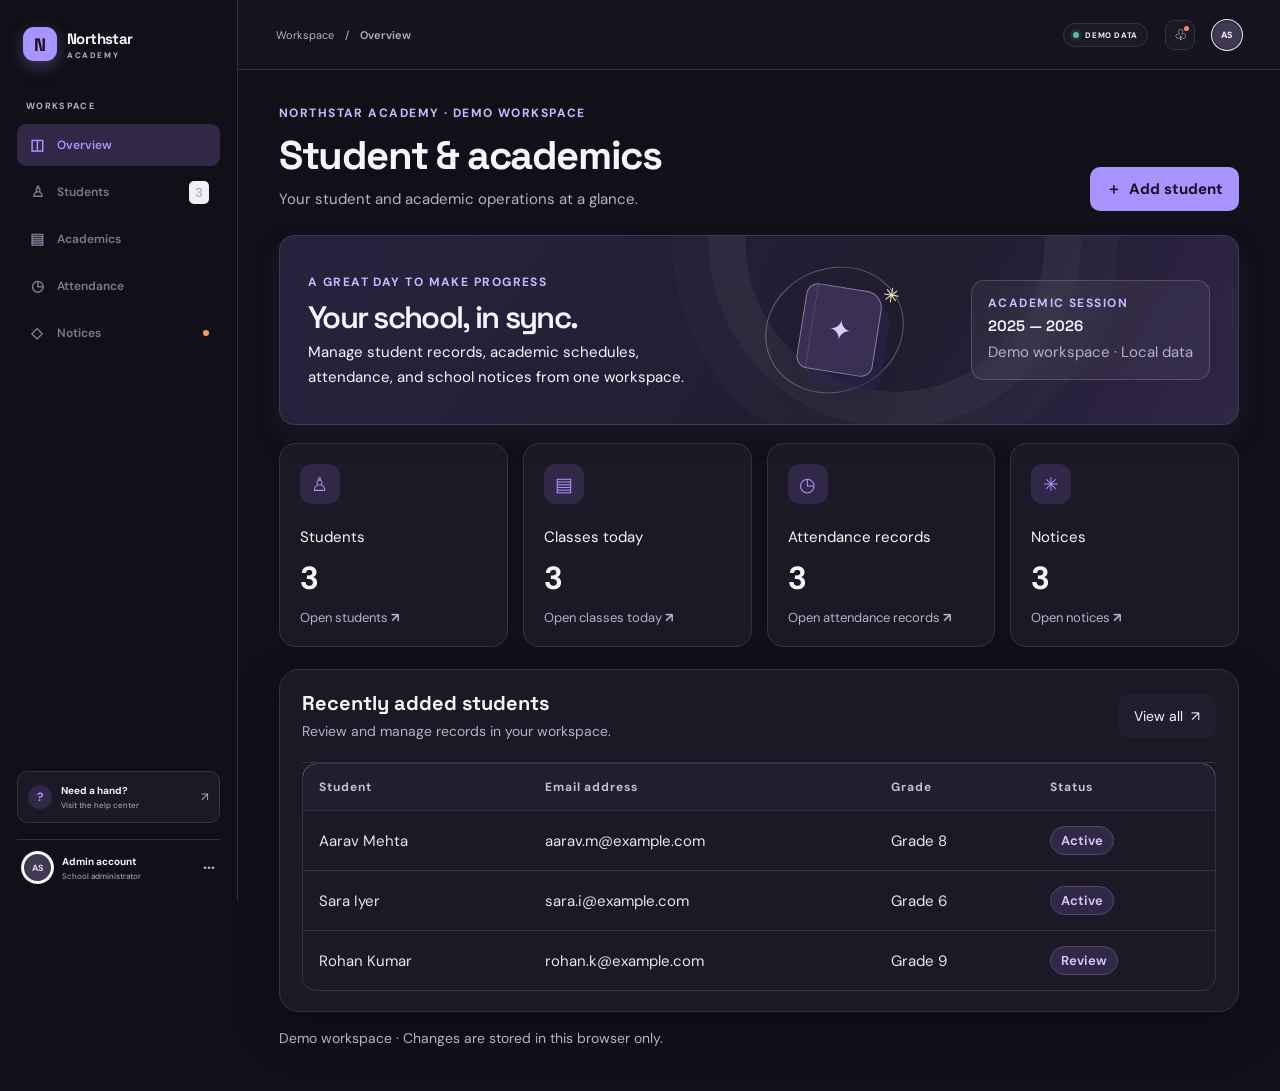
<file: student-dashboard.html>
<!doctype html>
<html lang="en">
  <head>
    <meta charset="UTF-8" />
    <meta name="viewport" content="width=device-width, initial-scale=1.0" />
    <meta name="theme-color" content="#111019" />
    <meta name="description" content="A concept dashboard for student and academic management." />
    <title>Student & Academic Management | Northstar Academy</title>
    <link rel="preconnect" href="https://fonts.googleapis.com" />
    <link rel="preconnect" href="https://fonts.gstatic.com" crossorigin />
    <link href="https://fonts.googleapis.com/css2?family=DM+Sans:wght@400;500;600;700&family=Space+Grotesk:wght@400;500;600;700&display=swap" rel="stylesheet" />
    <link rel="stylesheet" href="demo-dashboard.css" />
    <script src="dashboard-app.js" defer></script>
  </head>
  <body>
    <div class="dashboard-shell academic-theme" data-dashboard="academic">
      <aside class="dashboard-sidebar">
        <a class="dashboard-brand" href="index.html#projects"><span class="dashboard-brand-mark">N</span><span>Northstar <small>ACADEMY</small></span></a>
        <span class="sidebar-label">WORKSPACE</span>
        <nav class="dashboard-nav" aria-label="Dashboard navigation">
          <a class="active" href="#overview" data-view="overview"><span class="nav-icon">◫</span> Overview</a>
          <a href="#students" data-view="students"><span class="nav-icon">♙</span> Students <span class="nav-count">—</span></a>
          <a href="#academics" data-view="academics"><span class="nav-icon">▤</span> Academics</a>
          <a href="#attendance" data-view="attendance"><span class="nav-icon">◷</span> Attendance</a>
          <a href="#notices" data-view="notices"><span class="nav-icon">◇</span> Notices <span class="notice-dot"></span></a>
        </nav>
        <div class="sidebar-bottom">
          <div class="sidebar-help"><span class="help-icon">?</span><div><b>Need a hand?</b><small>Visit the help center</small></div><span class="help-arrow">↗</span></div>
          <div class="sidebar-user"><span class="user-avatar">AS</span><span><b>Admin account</b><small>School administrator</small></span><span class="user-more">···</span></div>
        </div>
      </aside>

      <main class="dashboard-main" id="overview">
        <header class="dashboard-topbar">
          <div class="breadcrumbs">Workspace <span>/</span> <b data-breadcrumb>Overview</b></div>
          <div class="topbar-actions"><span class="demo-badge"><i></i> DEMO DATA</span><button class="icon-button" type="button" aria-label="Notifications" data-notifications>♧<i></i></button><span class="topbar-avatar">AS</span></div>
        </header>
        <div class="dashboard-content" id="dashboard-content" aria-live="polite">
          <div class="dashboard-heading">
            <div><p class="dashboard-overline">MONDAY, 18 AUGUST 2025</p><h1>Good morning, Admin <span>✦</span></h1><p>Here’s what’s happening across your school today.</p></div>
            <a class="dashboard-action" href="index.html#contact">＋ <span>Add student</span></a>
          </div>
          <section class="welcome-panel" aria-label="School year summary">
            <div><span class="welcome-kicker">A GREAT DAY TO MAKE PROGRESS</span><h2>Your school, in sync.</h2><p>Keep students, educators, and learning plans moving forward—all in one place.</p></div>
            <div class="welcome-art" aria-hidden="true"><div class="welcome-orbit"></div><div class="welcome-book">✦<span>✳</span></div><i class="art-spark spark-a">✦</i><i class="art-spark spark-b">✳</i></div>
            <div class="school-year"><span>ACADEMIC SESSION</span><b>2025 — 2026</b><small>Term 1 · In progress</small></div>
          </section>

          <section class="metric-grid" aria-label="School statistics">
            <article class="metric-card"><span class="metric-icon purple">♙</span><span class="metric-label">Total students</span><strong>1,284</strong><small><b class="positive">↑ 4.8%</b> <span>vs. last session</span></small><div class="metric-spark purple-spark"><i></i><i></i><i></i><i></i><i></i><i></i><i></i></div></article>
            <article class="metric-card"><span class="metric-icon blue">◷</span><span class="metric-label">Attendance today</span><strong>96.8<small>%</small></strong><small><b class="positive">↑ 1.2%</b> <span>vs. last week</span></small><div class="metric-spark blue-spark"><i></i><i></i><i></i><i></i><i></i><i></i><i></i></div></article>
            <article class="metric-card"><span class="metric-icon orange">▤</span><span class="metric-label">Teaching staff</span><strong>42</strong><small><b class="neutral">38</b> <span>classes scheduled</span></small><div class="metric-spark orange-spark"><i></i><i></i><i></i><i></i><i></i><i></i><i></i></div></article>
            <article class="metric-card"><span class="metric-icon green">◇</span><span class="metric-label">Pending actions</span><strong>08</strong><small><b class="attention">Needs attention</b> <span>this week</span></small><div class="metric-spark green-spark"><i></i><i></i><i></i><i></i><i></i><i></i><i></i></div></article>
          </section>

          <section class="dashboard-columns">
            <article class="panel attendance-panel" id="attendance">
              <div class="panel-heading"><div><h2>Attendance overview</h2><p>Student attendance across this week</p></div><button class="period-select" type="button">This week <span>⌄</span></button></div>
              <div class="chart-summary"><strong>96.8%</strong><span class="chart-change">↗ 2.4%</span><small>average attendance</small></div>
              <div class="attendance-chart" role="img" aria-label="Attendance chart: Monday 94%, Tuesday 98%, Wednesday 96%, Thursday 92%, Friday 97%"><div class="chart-guides"><span>100%</span><span>75%</span><span>50%</span><span>25%</span></div><div class="bar-chart"><div class="bar-column"><i style="height:76%"></i><span>MON</span></div><div class="bar-column"><i style="height:88%"></i><span>TUE</span></div><div class="bar-column"><i style="height:83%"></i><span>WED</span></div><div class="bar-column"><i style="height:70%"></i><span>THU</span></div><div class="bar-column"><i style="height:91%"></i><span>FRI</span></div></div></div>
              <div class="chart-legend"><span><i></i> Present</span><span><i></i> Absent</span><small>Updated 10 min ago</small></div>
            </article>
            <article class="panel notices-panel" id="notices">
              <div class="panel-heading"><div><h2>Today at school</h2><p>Tuesday, 19 August</p></div><a class="panel-more" href="#academics" aria-label="View all events">···</a></div>
              <div class="today-count"><span class="today-icon">◷</span><div><b>12</b><small>classes in progress</small></div><span class="live-pill"><i></i> LIVE</span></div>
              <div class="schedule-list" id="academics"><div><span class="schedule-time">09:30</span><i class="schedule-line purple-line"></i><span class="schedule-copy"><b>Morning assembly</b><small>Main courtyard · All grades</small></span></div><div><span class="schedule-time">10:15</span><i class="schedule-line blue-line"></i><span class="schedule-copy"><b>Science exhibition</b><small>Innovation hall · Grades 8–10</small></span></div><div><span class="schedule-time">12:00</span><i class="schedule-line orange-line"></i><span class="schedule-copy"><b>Parent-teacher meet</b><small>Conference room · Grade 6</small></span></div></div>
              <a class="panel-footer-link" href="#academics">View school calendar <span>↗</span></a>
            </article>
          </section>

          <section class="panel students-panel" id="students">
            <div class="panel-heading"><div><h2>Recently added students</h2><p>Latest student records in your school</p></div><a class="table-link" href="index.html#contact">View all students <span>↗</span></a></div>
            <div class="table-scroll"><table><thead><tr><th>STUDENT</th><th>STUDENT ID</th><th>CLASS</th><th>ENROLMENT</th><th>STATUS</th></tr></thead><tbody><tr><td><span class="student-cell"><i class="student-avatar avatar-lavender">AM</i><span><b>Aarav Mehta</b><small>aarav.m@example.com</small></span></span></td><td>NS-2025-084</td><td>Grade 8 · A</td><td>12 Aug, 2025</td><td><span class="status-pill status-active">Active</span></td></tr><tr><td><span class="student-cell"><i class="student-avatar avatar-peach">SI</i><span><b>Sara Iyer</b><small>sara.i@example.com</small></span></span></td><td>NS-2025-083</td><td>Grade 6 · B</td><td>11 Aug, 2025</td><td><span class="status-pill status-active">Active</span></td></tr><tr><td><span class="student-cell"><i class="student-avatar avatar-mint">RK</i><span><b>Rohan Kumar</b><small>rohan.k@example.com</small></span></span></td><td>NS-2025-082</td><td>Grade 9 · A</td><td>10 Aug, 2025</td><td><span class="status-pill status-review">Review</span></td></tr></tbody></table></div>
          </section>
          <p class="dashboard-disclaimer">Concept dashboard · All names and figures shown are illustrative demo data.</p>
        </div>
      </main>
    </div>
    <dialog class="record-dialog" id="record-dialog" aria-label="Manage student and academic record"></dialog>
  </body>
</html>
</file>
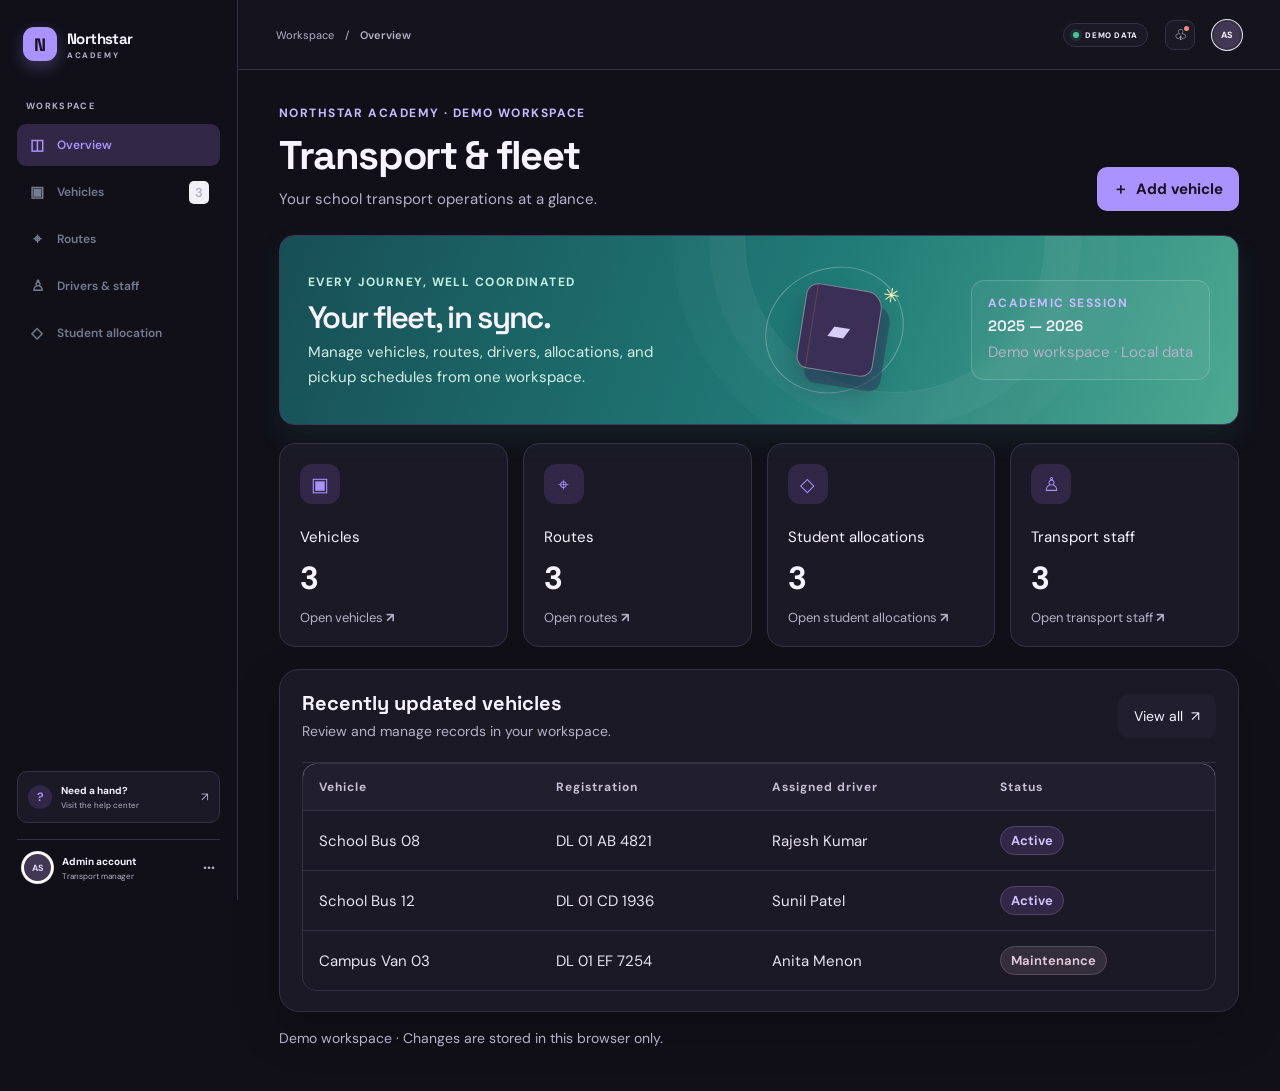
<file: transport-dashboard.html>
<!doctype html>
<html lang="en">
  <head>
    <meta charset="UTF-8" />
    <meta name="viewport" content="width=device-width, initial-scale=1.0" />
    <meta name="theme-color" content="#111019" />
    <meta name="description" content="A concept dashboard for school transport and bus management." />
    <title>Transport & Bus Management | Northstar Academy</title>
    <link rel="preconnect" href="https://fonts.googleapis.com" />
    <link rel="preconnect" href="https://fonts.gstatic.com" crossorigin />
    <link href="https://fonts.googleapis.com/css2?family=DM+Sans:wght@400;500;600;700&family=Space+Grotesk:wght@400;500;600;700&display=swap" rel="stylesheet" />
    <link rel="stylesheet" href="demo-dashboard.css" />
    <script src="dashboard-app.js" defer></script>
  </head>
  <body>
    <div class="dashboard-shell transport-theme" data-dashboard="transport">
      <aside class="dashboard-sidebar">
        <a class="dashboard-brand" href="index.html#projects"><span class="dashboard-brand-mark">N</span><span>Northstar <small>ACADEMY</small></span></a>
        <span class="sidebar-label">WORKSPACE</span>
        <nav class="dashboard-nav" aria-label="Dashboard navigation">
          <a class="active" href="#overview" data-view="overview"><span class="nav-icon">◫</span> Overview</a>
          <a href="#vehicles" data-view="vehicles"><span class="nav-icon">▣</span> Vehicles <span class="nav-count">—</span></a>
          <a href="#routes" data-view="routes"><span class="nav-icon">⌖</span> Routes</a>
          <a href="#staff" data-view="staff"><span class="nav-icon">♙</span> Drivers & staff</a>
          <a href="#allocations" data-view="allocations"><span class="nav-icon">◇</span> Student allocation</a>
        </nav>
        <div class="sidebar-bottom">
          <div class="sidebar-help"><span class="help-icon">?</span><div><b>Need a hand?</b><small>Visit the help center</small></div><span class="help-arrow">↗</span></div>
          <div class="sidebar-user"><span class="user-avatar">AS</span><span><b>Admin account</b><small>Transport manager</small></span><span class="user-more">···</span></div>
        </div>
      </aside>

      <main class="dashboard-main" id="overview">
        <header class="dashboard-topbar">
          <div class="breadcrumbs">Workspace <span>/</span> <b data-breadcrumb>Overview</b></div>
          <div class="topbar-actions"><span class="demo-badge"><i></i> DEMO DATA</span><button class="icon-button" type="button" aria-label="Notifications" data-notifications>♧<i></i></button><span class="topbar-avatar">AS</span></div>
        </header>
        <div class="dashboard-content" id="dashboard-content" aria-live="polite">
          <div class="dashboard-heading">
            <div><p class="dashboard-overline">TUESDAY, 19 AUGUST 2025</p><h1>Transport at a glance <span>✦</span></h1><p>Keep every route coordinated and every school journey on track.</p></div>
            <a class="dashboard-action transport-action" href="index.html#contact">＋ <span>Add vehicle</span></a>
          </div>
          <section class="welcome-panel transport-welcome" aria-label="Fleet operations summary">
            <div><span class="welcome-kicker">EVERY JOURNEY, WELL COORDINATED</span><h2>On the move. In sync.</h2><p>From the first pickup to the last drop-off, stay connected to your entire school fleet.</p></div>
            <div class="welcome-art route-art" aria-hidden="true"><div class="route-map"><i></i><i></i><i></i><b></b><span>⌖</span></div><div class="route-bus">▰</div><i class="art-spark spark-a">✦</i><i class="art-spark spark-b">✳</i></div>
            <div class="school-year"><span>FLEET STATUS</span><b>Morning run</b><small><i class="fleet-live"></i> Operations in progress</small></div>
          </section>

          <section class="metric-grid" aria-label="Transport statistics">
            <article class="metric-card"><span class="metric-icon purple">▣</span><span class="metric-label">Total vehicles</span><strong>18</strong><small><b class="positive">16 active</b> <span>2 in service</span></small><div class="metric-spark purple-spark"><i></i><i></i><i></i><i></i><i></i><i></i><i></i></div></article>
            <article class="metric-card"><span class="metric-icon blue">⌖</span><span class="metric-label">Active routes</span><strong>12</strong><small><b class="positive">10 on time</b> <span>2 approaching</span></small><div class="metric-spark blue-spark"><i></i><i></i><i></i><i></i><i></i><i></i><i></i></div></article>
            <article class="metric-card"><span class="metric-icon orange">♙</span><span class="metric-label">Students allocated</span><strong>624</strong><small><b class="neutral">48.6%</b> <span>of total students</span></small><div class="metric-spark orange-spark"><i></i><i></i><i></i><i></i><i></i><i></i><i></i></div></article>
            <article class="metric-card"><span class="metric-icon green">◷</span><span class="metric-label">On-time arrivals</span><strong>94.2<small>%</small></strong><small><b class="positive">↑ 3.1%</b> <span>this month</span></small><div class="metric-spark green-spark"><i></i><i></i><i></i><i></i><i></i><i></i><i></i></div></article>
          </section>

          <section class="dashboard-columns">
            <article class="panel routes-panel" id="routes">
              <div class="panel-heading"><div><h2>Route activity</h2><p>Live overview of this morning’s routes</p></div><span class="live-pill"><i></i> LIVE</span></div>
              <div class="route-map-large" role="img" aria-label="Illustrative map showing three school bus routes"><div class="map-road road-one"></div><div class="map-road road-two"></div><div class="map-road road-three"></div><svg viewBox="0 0 600 230" preserveAspectRatio="none" aria-hidden="true"><path class="route-line route-one" d="M75 165 C145 165 130 65 235 85 S350 190 420 125 485 70 535 65"/><path class="route-line route-two" d="M90 55 C150 80 165 165 255 145 S355 58 435 88 505 160 555 175"/><path class="route-line route-three" d="M65 120 C155 120 190 35 285 55 S380 165 475 135"/></svg><i class="map-stop stop-one"></i><i class="map-stop stop-two"></i><i class="map-stop stop-three"></i><i class="map-stop stop-four"></i><span class="map-campus">NORTHSTAR<br />CAMPUS</span><span class="bus-marker bus-one">▰</span><span class="bus-marker bus-two">▰</span><span class="map-label label-one">ROUTE 04</span><span class="map-label label-two">ROUTE 08</span></div>
              <div class="route-legend"><span><i class="legend-teal"></i> Route 04 <b>On time</b></span><span><i class="legend-violet"></i> Route 08 <b>On time</b></span><a href="#vehicles">View all routes <span>↗</span></a></div>
            </article>
            <article class="panel fleet-panel" id="vehicles">
              <div class="panel-heading"><div><h2>Fleet status</h2><p>Vehicle readiness today</p></div><a class="panel-more" href="#vehicles" aria-label="More vehicle options">···</a></div>
              <div class="fleet-total"><div class="fleet-ring"><span><b>18</b><small>vehicles</small></span></div><div class="fleet-legend"><span><i class="legend-teal"></i><b>16</b> Active</span><span><i class="legend-amber"></i><b>2</b> In service</span></div></div>
              <div class="vehicle-highlight"><span class="vehicle-icon">▰</span><div><b>Next departure</b><small>Route 04 · Vehicle 08</small></div><span class="departure-time">08:45 <small>AM</small></span></div>
              <div class="driver-mini" id="staff"><span class="driver-avatar">RK</span><span><b>Rajesh Kumar</b><small>Assigned driver · 24 students</small></span><span class="driver-status"><i></i> Ready</span></div>
            </article>
          </section>

          <section class="panel routes-table-panel" id="allocations">
            <div class="panel-heading"><div><h2>Today’s route schedule & stop tracking</h2><p>Pickup and drop-off operations · Morning shift</p></div><a class="table-link" href="index.html#contact">Manage allocations <span>↗</span></a></div>
            <div class="table-scroll"><table><thead><tr><th>ROUTE / VEHICLE</th><th>DRIVER</th><th>STUDENTS</th><th>NEXT STOP / ETA</th><th>STATUS</th></tr></thead><tbody><tr><td><span class="route-cell"><i class="route-badge badge-teal">04</i><span><b>North District</b><small>Bus · KA 03 AB 4821</small></span></span></td><td><span class="driver-cell"><i class="student-avatar avatar-lavender">RK</i> Rajesh Kumar</span></td><td>24 students</td><td>Green Park · Pickup · 08:45 AM</td><td><span class="status-pill status-active">On schedule</span></td></tr><tr><td><span class="route-cell"><i class="route-badge badge-violet">08</i><span><b>Lakeview Circle</b><small>Bus · KA 03 CD 1936</small></span></span></td><td><span class="driver-cell"><i class="student-avatar avatar-peach">SP</i> Sunil Patel</span></td><td>31 students</td><td>Lakeview · Pickup · 08:52 AM</td><td><span class="status-pill status-active">On schedule</span></td></tr><tr><td><span class="route-cell"><i class="route-badge badge-orange">11</i><span><b>Central Avenue</b><small>Bus · KA 03 EF 7254</small></span></span></td><td><span class="driver-cell"><i class="student-avatar avatar-mint">AM</i> Anita Menon</span></td><td>19 students</td><td>City Library · Drop-off · 09:05 AM</td><td><span class="status-pill status-review">Approaching</span></td></tr></tbody></table></div>
          </section>
          <p class="dashboard-disclaimer">Concept dashboard · Routes, names, and vehicle details shown are illustrative demo data.</p>
        </div>
      </main>
    </div>
    <dialog class="record-dialog" id="record-dialog" aria-label="Manage transport record"></dialog>
  </body>
</html>
</file>
<file: demo-dashboard.css>
:root {
  --dash-bg: #f5f6fa;
  --dash-surface: #fff;
  --dash-ink: #202235;
  --dash-muted: #85899b;
  --dash-line: #ececf2;
  --dash-accent: #806cf2;
  --dash-accent-soft: #f0edff;
  --dash-font: "DM Sans", sans-serif;
  --dash-display: "Space Grotesk", sans-serif;
}

* { box-sizing: border-box; }
html { scroll-behavior: smooth; scroll-padding-top: 24px; }
body { margin: 0; min-width: 320px; background: var(--dash-bg); color: var(--dash-ink); font-family: var(--dash-font); -webkit-font-smoothing: antialiased; }
a { color: inherit; text-decoration: none; }
button { font: inherit; }
.transport-theme { --dash-accent: #2eaa91; --dash-accent-soft: #e8f7f3; }
.dashboard-shell { min-height: 100vh; }

.dashboard-sidebar { position: fixed; inset: 0 auto 0 0; z-index: 4; width: 238px; display: flex; flex-direction: column; padding: 27px 17px 17px; border-right: 1px solid #e8e9f0; background: #fff; }
.dashboard-brand { display: flex; align-items: center; gap: 10px; padding: 0 6px; font: 700 15px var(--dash-display); letter-spacing: -.04em; }
.dashboard-brand-mark { width: 34px; height: 34px; display: grid; place-items: center; border-radius: 11px; background: var(--dash-accent); color: white; font: 700 18px var(--dash-display); box-shadow: 0 6px 15px color-mix(in srgb, var(--dash-accent) 28%, transparent); }
.dashboard-brand small { display: block; margin-top: 2px; color: #9a9daf; font: 700 8px var(--dash-font); letter-spacing: .2em; }
.sidebar-label { margin: 39px 9px 12px; color: #a4a6b4; font-size: 9px; font-weight: 700; letter-spacing: .15em; }
.dashboard-nav { display: grid; gap: 5px; }
.dashboard-nav a { min-height: 42px; display: flex; align-items: center; gap: 11px; padding: 0 11px; border-radius: 9px; color: #777b8e; font-size: 12px; font-weight: 600; transition: background .2s ease, color .2s ease; }
.dashboard-nav a:hover { background: #f6f5fb; color: var(--dash-ink); }
.dashboard-nav a.active { background: var(--dash-accent-soft); color: var(--dash-accent); }
.nav-icon { width: 18px; color: currentColor; text-align: center; font-size: 15px; }
.nav-count { margin-left: auto; padding: 3px 6px; border-radius: 5px; background: #f0f0f5; color: #8d90a0; font-size: 9px; }
.active .nav-count { background: #fff; color: var(--dash-accent); }
.notice-dot { width: 6px; height: 6px; margin-left: auto; border-radius: 50%; background: #ef9b6b; }
.sidebar-bottom { margin-top: auto; }
.sidebar-help { display: flex; align-items: center; gap: 9px; margin-bottom: 16px; padding: 12px 10px; border: 1px solid #eeeef4; border-radius: 10px; background: #fbfbfd; }
.help-icon { width: 24px; height: 24px; display: grid; place-items: center; border-radius: 50%; background: var(--dash-accent-soft); color: var(--dash-accent); font-size: 12px; font-weight: 700; }
.sidebar-help b, .sidebar-help small, .sidebar-user b, .sidebar-user small { display: block; }
.sidebar-help b, .sidebar-user b { font-size: 10px; }
.sidebar-help small, .sidebar-user small { margin-top: 3px; color: #999bab; font-size: 8px; }
.help-arrow { margin-left: auto; color: #999bab; font-size: 12px; }
.sidebar-user { display: flex; align-items: center; gap: 9px; padding: 12px 5px 0; border-top: 1px solid #eeeef4; }
.user-avatar, .topbar-avatar { width: 31px; height: 31px; display: grid; flex: 0 0 31px; place-items: center; border: 2px solid #fff; border-radius: 50%; background: #e9c7ad; color: #57443d; font-size: 9px; font-weight: 700; box-shadow: 0 0 0 1px #e8e7ed; }
.user-more { margin-left: auto; color: #979aab; font-weight: 700; }

.dashboard-main { min-height: 100vh; margin-left: 238px; }
.dashboard-topbar { height: 70px; display: flex; justify-content: space-between; align-items: center; padding: 0 38px; border-bottom: 1px solid #e9eaf0; background: #ffffffd9; }
.breadcrumbs { color: #9295a5; font-size: 11px; }
.breadcrumbs span { margin: 0 8px; color: #c1c2cb; }
.breadcrumbs b { color: #414457; font-weight: 600; }
.topbar-actions { display: flex; align-items: center; gap: 17px; }
.demo-badge { display: flex; align-items: center; gap: 6px; padding: 6px 9px; border: 1px solid #ecebf2; border-radius: 20px; color: #888b9c; font-size: 8px; font-weight: 700; letter-spacing: .08em; }
.demo-badge i, .live-pill i, .fleet-live, .driver-status i { width: 6px; height: 6px; border-radius: 50%; background: #4bc49b; box-shadow: 0 0 0 3px #4bc49b20; }
.icon-button { position: relative; width: 30px; height: 30px; border: 1px solid #eeeef3; border-radius: 9px; background: #fff; color: #787c90; font-size: 15px; }
.icon-button i { position: absolute; top: 5px; right: 5px; width: 5px; height: 5px; border-radius: 50%; background: #f18d76; }
.topbar-avatar { width: 30px; height: 30px; flex-basis: 30px; }
.dashboard-content { width: min(1380px, 100%); margin: 0 auto; padding: 30px 38px 35px; }
.dashboard-heading { display: flex; justify-content: space-between; align-items: center; gap: 20px; margin-bottom: 22px; }
.dashboard-overline { margin: 0 0 8px; color: #979aaa; font-size: 8px; font-weight: 700; letter-spacing: .12em; }
.dashboard-heading h1 { margin: 0 0 5px; font: 600 clamp(22px, 2.4vw, 29px)/1.2 var(--dash-display); letter-spacing: -.05em; }
.dashboard-heading h1 span { color: #efb26d; font-size: 15px; }
.dashboard-heading p:last-child { margin: 0; color: var(--dash-muted); font-size: 11px; }
.dashboard-action { display: inline-flex; align-items: center; gap: 7px; padding: 10px 13px; border: 1px solid var(--dash-accent); border-radius: 8px; background: var(--dash-accent); color: white; font-size: 11px; font-weight: 700; box-shadow: 0 5px 12px color-mix(in srgb, var(--dash-accent) 23%, transparent); transition: transform .2s ease, box-shadow .2s ease; }
.dashboard-action:hover { transform: translateY(-2px); box-shadow: 0 8px 18px color-mix(in srgb, var(--dash-accent) 30%, transparent); }
.dashboard-action:first-letter { font-size: 15px; }

.welcome-panel { position: relative; min-height: 176px; display: flex; align-items: center; justify-content: space-between; gap: 20px; overflow: hidden; margin-bottom: 17px; padding: 24px 28px; border-radius: 15px; background: linear-gradient(110deg, #39315f, #54488d 54%, #7465b9); color: white; box-shadow: 0 12px 26px #493f7626; }
.welcome-panel::before { content: ""; position: absolute; top: -145px; right: 20%; width: 300px; height: 300px; border: 1px solid #ffffff15; border-radius: 50%; box-shadow: 0 0 0 35px #ffffff08, 0 0 0 72px #ffffff05; }
.transport-theme .welcome-panel { background: linear-gradient(110deg, #174f55, #207b77 56%, #4da991); box-shadow: 0 12px 26px #23776b26; }
.welcome-panel > div:first-child { position: relative; z-index: 1; max-width: 445px; }
.welcome-kicker { color: #d6d0f0; font-size: 8px; font-weight: 700; letter-spacing: .14em; }
.transport-theme .welcome-kicker { color: #c4eee4; }
.welcome-panel h2 { margin: 9px 0 6px; font: 600 clamp(22px, 2.8vw, 31px)/1.1 var(--dash-display); letter-spacing: -.055em; }
.welcome-panel p { max-width: 390px; margin: 0; color: #dedaf0; font-size: 10px; line-height: 1.65; }
.transport-theme .welcome-panel p { color: #d4eee7; }
.welcome-art { position: relative; z-index: 1; width: 195px; height: 140px; flex: 0 0 195px; }
.welcome-orbit { position: absolute; inset: 8px 27px; border: 1px solid #ffffff48; border-radius: 50%; transform: rotate(-23deg); }
.welcome-book { position: absolute; top: 27px; left: 64px; width: 77px; height: 86px; display: grid; place-items: center; border: 1px solid #ffffff66; border-radius: 12px 17px 12px 12px; background: linear-gradient(145deg, #f8d896, #e9a973); color: #8162a5; font-size: 28px; box-shadow: 10px 13px 0 #2d28516b, 0 15px 25px #201d3650; transform: rotate(9deg); }
.welcome-book::after { content: ""; position: absolute; inset: 0 auto 0 9px; width: 1px; background: #a8756455; }
.welcome-book span { position: absolute; top: -13px; right: -17px; color: #fff4bb; font-size: 20px; }
.art-spark { position: absolute; color: #fff0b7; font-style: normal; }
.spark-a { top: 8px; right: 22px; font-size: 15px; }
.spark-b { bottom: 13px; left: 19px; color: #b7eee0; font-size: 19px; }
.school-year { position: relative; z-index: 1; display: grid; gap: 5px; min-width: 137px; padding: 13px 14px; border: 1px solid #ffffff35; border-radius: 10px; background: #ffffff15; backdrop-filter: blur(8px); }
.school-year > span { color: #d8d2ef; font-size: 7px; font-weight: 700; letter-spacing: .12em; }
.school-year b { font: 600 15px var(--dash-display); }
.school-year small { color: #e0dcef; font-size: 8px; }
.fleet-live { display: inline-block; margin-right: 5px; background: #82e1bc; }

.metric-grid { display: grid; grid-template-columns: repeat(4, minmax(0, 1fr)); gap: 13px; margin-bottom: 17px; }
.metric-card { position: relative; min-width: 0; overflow: hidden; display: grid; grid-template-columns: 1fr auto; align-items: center; column-gap: 8px; padding: 16px 15px 14px; border: 1px solid #ebecf2; border-radius: 11px; background: var(--dash-surface); box-shadow: 0 4px 14px #29254405; }
.metric-icon { width: 29px; height: 29px; display: grid; place-items: center; border-radius: 9px; font-size: 14px; }
.metric-icon.purple { background: #f0edff; color: #8774ed; }
.metric-icon.blue { background: #eaf3ff; color: #5998e8; }
.metric-icon.orange { background: #fff1e8; color: #e99456; }
.metric-icon.green { background: #e8f8f2; color: #42b98e; }
.metric-label { grid-column: 1; grid-row: 2; margin-top: 13px; color: #85899a; font-size: 9px; }
.metric-card > strong { grid-column: 1; grid-row: 3; margin-top: 4px; font: 600 25px var(--dash-display); letter-spacing: -.06em; }
.metric-card > strong small { font-size: 14px; }
.metric-card > small { grid-column: 1 / -1; margin-top: 5px; color: #9b9eac; font-size: 8px; }
.metric-card > small span { margin-left: 3px; }
.positive { color: #3ba880; }
.neutral { color: #767b8d; }
.attention { color: #e09959; }
.metric-spark { position: absolute; right: 13px; bottom: 18px; height: 38px; display: flex; align-items: end; gap: 3px; opacity: .8; }
.metric-spark i { width: 4px; height: 40%; border-radius: 3px; background: currentColor; }
.metric-spark i:nth-child(2n) { height: 68%; }
.metric-spark i:nth-child(3n) { height: 88%; }
.purple-spark { color: #ab9cf6; }
.blue-spark { color: #8db9f1; }
.orange-spark { color: #f0b17e; }
.green-spark { color: #7bd1b2; }

.dashboard-columns { display: grid; grid-template-columns: minmax(0, 1.35fr) minmax(280px, .85fr); gap: 15px; margin-bottom: 17px; }
.panel { min-width: 0; padding: 17px; border: 1px solid #ebecf2; border-radius: 11px; background: var(--dash-surface); box-shadow: 0 4px 14px #29254405; }
.panel-heading { display: flex; justify-content: space-between; align-items: flex-start; gap: 12px; }
.panel-heading h2 { margin: 0 0 4px; font: 600 13px var(--dash-display); letter-spacing: -.025em; }
.panel-heading p { margin: 0; color: #9699a8; font-size: 9px; }
.period-select { padding: 7px 9px; border: 1px solid #e9eaf0; border-radius: 6px; background: #fff; color: #74788b; font-size: 8px; }
.period-select span { margin-left: 8px; }
.chart-summary { display: flex; align-items: baseline; gap: 8px; margin-top: 18px; }
.chart-summary strong { font: 600 23px var(--dash-display); letter-spacing: -.06em; }
.chart-change { color: #3ca982; font-size: 8px; font-weight: 700; }
.chart-summary small { color: #9b9dac; font-size: 8px; }
.attendance-chart { position: relative; height: 152px; margin-top: 7px; }
.chart-guides { position: absolute; inset: 0; display: flex; flex-direction: column; justify-content: space-between; padding-bottom: 20px; }
.chart-guides span { position: relative; color: #a5a7b3; font-size: 7px; }
.chart-guides span::after { content: ""; position: absolute; left: 34px; right: 0; top: 50%; border-top: 1px dashed #e9eaf0; }
.bar-chart { position: absolute; inset: 4px 8px 0 44px; display: flex; justify-content: space-around; align-items: end; }
.bar-column { height: 100%; display: flex; flex: 1; flex-direction: column; justify-content: end; align-items: center; gap: 7px; }
.bar-column i { width: min(24px, 48%); min-height: 10px; border-radius: 5px 5px 2px 2px; background: linear-gradient(180deg, #a599fa, #7868e5); box-shadow: 0 3px 8px #8979e326; transition: filter .2s ease; }
.bar-column:hover i { filter: brightness(1.08); }
.bar-column:nth-child(2n) i { background: linear-gradient(180deg, #b0a7fb, #8980e9); }
.bar-column span { color: #9699a8; font-size: 7px; font-weight: 700; }
.chart-legend { display: flex; align-items: center; gap: 13px; padding-top: 11px; border-top: 1px solid #f0f0f4; color: #85899a; font-size: 8px; }
.chart-legend span { display: flex; align-items: center; gap: 5px; }
.chart-legend i { width: 7px; height: 7px; border-radius: 2px; background: #8979e9; }
.chart-legend span:nth-child(2) i { background: #e6e5ed; }
.chart-legend small { margin-left: auto; color: #a1a3b0; font-size: 7px; }
.panel-more { color: #8f92a2; font-size: 18px; line-height: 12px; letter-spacing: 1px; }
.today-count { display: flex; align-items: center; gap: 9px; margin-top: 17px; padding: 10px; border-radius: 8px; background: #f8f8fc; }
.today-icon { width: 27px; height: 27px; display: grid; place-items: center; border-radius: 8px; background: #eeeaff; color: #8473e6; }
.today-count b { display: block; font: 600 15px var(--dash-display); }
.today-count small { color: #999bab; font-size: 8px; }
.live-pill { display: inline-flex; align-items: center; gap: 6px; margin-left: auto; padding: 5px 7px; border-radius: 12px; background: #eaf8f2; color: #38a87f; font-size: 7px; font-weight: 700; letter-spacing: .05em; }
.schedule-list { display: grid; gap: 15px; margin: 17px 0 14px; }
.schedule-list > div { display: grid; grid-template-columns: 37px 3px 1fr; align-items: stretch; gap: 9px; min-height: 31px; }
.schedule-time { padding-top: 2px; color: #8d91a2; font-size: 8px; font-weight: 600; }
.schedule-line { border-radius: 4px; background: #a99cf4; }
.blue-line { background: #72a8ec; }
.orange-line { background: #f0aa76; }
.schedule-copy b { display: block; color: #4d5061; font-size: 9px; font-weight: 600; }
.schedule-copy small { display: block; margin-top: 4px; color: #a0a2af; font-size: 7px; }
.panel-footer-link { display: flex; justify-content: space-between; padding-top: 10px; border-top: 1px solid #f0f0f4; color: #7471c8; font-size: 8px; font-weight: 700; }
.panel-footer-link span, .table-link span { color: var(--dash-accent); }

.students-panel, .routes-table-panel { padding-bottom: 7px; }
.students-panel .panel-heading, .routes-table-panel .panel-heading { align-items: center; margin-bottom: 13px; }
.table-link { color: #7772cb; font-size: 8px; font-weight: 700; white-space: nowrap; }
.table-scroll { overflow-x: auto; }
table { width: 100%; border-collapse: collapse; text-align: left; white-space: nowrap; }
thead { background: #f8f8fb; }
th { padding: 9px 10px; color: #999cac; font-size: 7px; font-weight: 700; letter-spacing: .08em; }
td { padding: 10px; border-bottom: 1px solid #f0f0f4; color: #737789; font-size: 8px; }
tbody tr:last-child td { border-bottom: 0; }
.student-cell, .route-cell, .driver-cell { display: flex; align-items: center; gap: 8px; }
.student-avatar { width: 26px; height: 26px; display: grid; flex: 0 0 26px; place-items: center; border-radius: 50%; font-size: 7px; font-style: normal; font-weight: 700; }
.avatar-lavender { background: #eeeaff; color: #7768c3; }
.avatar-peach { background: #fff0e5; color: #b97650; }
.avatar-mint { background: #e4f6ef; color: #41896f; }
.student-cell b, .student-cell small, .route-cell b, .route-cell small { display: block; }
.student-cell b, .route-cell b { color: #474a5b; font-size: 8px; font-weight: 600; }
.student-cell small, .route-cell small { margin-top: 3px; color: #a1a3b0; font-size: 7px; }
.status-pill { display: inline-flex; padding: 4px 7px; border-radius: 12px; font-size: 7px; font-weight: 700; }
.status-active { background: #e7f7f0; color: #38a27a; }
.status-review { background: #fff3e8; color: #cf8b4e; }
.dashboard-disclaimer { margin: 12px 0 0; color: #9b9eac; font-size: 8px; text-align: right; }

.transport-action { background: #239c85; border-color: #239c85; }
.transport-action:hover { box-shadow: 0 8px 18px #239c8545; }
.route-art .route-map { position: absolute; inset: 13px 12px; border: 1px solid #ffffff3b; border-radius: 50%; transform: rotate(-18deg); }
.route-map::before, .route-map::after { content: ""; position: absolute; top: 50%; left: -9%; width: 118%; height: 1px; background: #ffffff45; transform: rotate(30deg); }
.route-map::after { transform: rotate(-41deg); }
.route-map i, .route-map b { position: absolute; z-index: 1; width: 9px; height: 9px; border: 2px solid #fff; border-radius: 50%; background: #68d3b3; box-shadow: 0 0 0 4px #68d3b330; }
.route-map i:first-child { top: 18%; left: 24%; }
.route-map i:nth-child(2) { top: 56%; left: 45%; }
.route-map i:nth-child(3) { right: 15%; bottom: 17%; }
.route-map b { top: 14%; right: 20%; }
.route-map span { position: absolute; top: 35%; left: 33%; color: #d5f6e8; font-size: 19px; }
.route-bus { position: absolute; z-index: 2; right: 20px; bottom: 15px; width: 39px; height: 27px; display: grid; place-items: center; border: 1px solid #ffffff70; border-radius: 7px; background: #f4d28d; color: #317e71; box-shadow: 0 7px 13px #06444a40; transform: rotate(-8deg); }
.routes-panel { overflow: hidden; }
.routes-panel .live-pill { margin-top: 1px; }
.route-map-large { position: relative; height: 205px; overflow: hidden; margin-top: 16px; border: 1px solid #e9f0ef; border-radius: 9px; background-color: #f3f8f6; background-image: linear-gradient(34deg, transparent 46%, #dfece7 47%, #dfece7 49%, transparent 50%), linear-gradient(144deg, transparent 34%, #e0ece8 35%, #e0ece8 37%, transparent 38%), linear-gradient(82deg, transparent 60%, #e3eeea 61%, #e3eeea 63%, transparent 64%), linear-gradient(0deg, transparent 54%, #e8f0ed 55%, #e8f0ed 57%, transparent 58%); }
.route-map-large svg { position: absolute; inset: 0; width: 100%; height: 100%; }
.route-line { fill: none; stroke-width: 3; stroke-linecap: round; stroke-dasharray: 6 5; }
.route-one { stroke: #2fb49b; }
.route-two { stroke: #8979e9; }
.route-three { stroke: #f0a36d; opacity: .75; }
.map-stop { position: absolute; z-index: 1; width: 10px; height: 10px; border: 3px solid white; border-radius: 50%; background: #34b99b; box-shadow: 0 0 0 2px #34b99b60; }
.stop-one { left: 12%; top: 69%; }
.stop-two { left: 38%; top: 31%; background: #8979e9; box-shadow: 0 0 0 2px #8979e960; }
.stop-three { right: 27%; top: 57%; background: #f0a36d; box-shadow: 0 0 0 2px #f0a36d60; }
.stop-four { right: 10%; top: 22%; }
.map-campus { position: absolute; z-index: 1; left: 48%; top: 66%; color: #608077; font-size: 6px; font-weight: 700; letter-spacing: .09em; text-align: center; }
.bus-marker { position: absolute; z-index: 2; display: grid; place-items: center; width: 22px; height: 22px; border: 2px solid white; border-radius: 7px; background: #2fb49b; color: white; font-size: 10px; box-shadow: 0 2px 7px #25675c4d; }
.bus-one { left: 57%; top: 28%; }
.bus-two { right: 19%; bottom: 16%; background: #8979e9; }
.map-label { position: absolute; z-index: 1; padding: 4px 6px; border-radius: 5px; background: #fff; color: #6a7180; font-size: 6px; font-weight: 700; box-shadow: 0 2px 6px #344c4616; }
.label-one { top: 16%; left: 17%; }
.label-two { right: 9%; top: 49%; }
.route-legend { display: flex; flex-wrap: wrap; align-items: center; gap: 12px; margin-top: 12px; color: #818595; font-size: 8px; }
.route-legend span { display: inline-flex; align-items: center; gap: 5px; }
.route-legend i { width: 7px; height: 7px; border-radius: 50%; }
.legend-teal { background: #30b49b; }
.legend-violet { background: #8979e9; }
.route-legend b { color: #42a683; font-size: 7px; }
.route-legend a { margin-left: auto; color: #7371c2; font-size: 8px; font-weight: 700; }
.fleet-total { display: flex; align-items: center; gap: 19px; padding: 17px 0; border-bottom: 1px solid #f0f0f4; }
.fleet-ring { width: 102px; height: 102px; display: grid; flex: 0 0 102px; place-items: center; border-radius: 50%; background: conic-gradient(#2fb49b 0deg 300deg, #f1b269 300deg 338deg, #edf0f3 338deg 360deg); }
.fleet-ring::before { content: ""; position: absolute; width: 78px; height: 78px; border-radius: 50%; background: white; }
.fleet-ring > span { position: relative; z-index: 1; text-align: center; }
.fleet-ring b, .fleet-ring small { display: block; }
.fleet-ring b { font: 600 20px var(--dash-display); }
.fleet-ring small { margin-top: 2px; color: #999cab; font-size: 7px; }
.fleet-legend { display: grid; gap: 12px; color: #85899a; font-size: 9px; }
.fleet-legend span { display: flex; align-items: center; gap: 6px; }
.fleet-legend i { width: 7px; height: 7px; border-radius: 50%; }
.fleet-legend .legend-amber { background: #f1b269; }
.fleet-legend b { color: #4f5364; }
.vehicle-highlight { display: flex; align-items: center; gap: 8px; padding: 12px 0; border-bottom: 1px solid #f0f0f4; }
.vehicle-icon { width: 30px; height: 30px; display: grid; place-items: center; border-radius: 8px; background: #e8f7f3; color: #229e84; }
.vehicle-highlight > div { min-width: 0; }
.vehicle-highlight b, .vehicle-highlight small { display: block; }
.vehicle-highlight b { font-size: 8px; }
.vehicle-highlight small { margin-top: 3px; color: #9296a6; font-size: 7px; }
.departure-time { margin-left: auto; color: #424657; font: 600 12px var(--dash-display); white-space: nowrap; }
.departure-time small { display: inline; color: #8e92a1; font: 500 7px var(--dash-font); }
.driver-mini { display: flex; align-items: center; gap: 8px; padding-top: 12px; }
.driver-mini > span:nth-child(2) { min-width: 0; }
.driver-mini b, .driver-mini small { display: block; }
.driver-mini b { color: #4d5161; font-size: 8px; }
.driver-mini small { margin-top: 3px; color: #9296a6; font-size: 7px; }
.driver-status { display: flex; align-items: center; gap: 5px; margin-left: auto; color: #3fa782; font-size: 7px; font-weight: 700; white-space: nowrap; }
.driver-status i { width: 5px; height: 5px; }
.route-badge { width: 26px; height: 26px; display: grid; flex: 0 0 26px; place-items: center; border-radius: 8px; font-size: 8px; font-style: normal; font-weight: 700; }
.badge-teal { background: #e2f5ef; color: #299879; }
.badge-violet { background: #efedff; color: #7969dc; }
.badge-orange { background: #fff0e5; color: #d5894e; }
.driver-cell { color: #737789; font-size: 8px; }

@media (max-width: 1100px) {
  .dashboard-sidebar { width: 205px; padding-inline: 13px; }
  .dashboard-main { margin-left: 205px; }
  .dashboard-topbar { padding-inline: 26px; }
  .dashboard-content { padding-inline: 26px; }
  .metric-grid { grid-template-columns: repeat(2, minmax(0, 1fr)); }
  .dashboard-columns { grid-template-columns: minmax(0, 1.15fr) minmax(260px, .85fr); }
  .welcome-panel { padding-inline: 22px; }
  .welcome-art { width: 155px; flex-basis: 155px; transform: scale(.85); }
  .school-year { min-width: 122px; }
}

@media (max-width: 760px) {
  .dashboard-sidebar { position: relative; inset: auto; width: 100%; height: auto; padding: 12px 17px 9px; border-right: 0; border-bottom: 1px solid #e8e9f0; }
  .dashboard-brand { min-height: 36px; }
  .sidebar-label, .sidebar-bottom { display: none; }
  .dashboard-nav { display: flex; gap: 5px; overflow-x: auto; margin: 9px -5px 0; padding: 0 5px 2px; scrollbar-width: none; }
  .dashboard-nav::-webkit-scrollbar { display: none; }
  .dashboard-nav a { flex: 0 0 auto; min-height: 34px; gap: 6px; padding-inline: 9px; font-size: 10px; }
  .nav-icon { width: auto; font-size: 13px; }
  .nav-count, .notice-dot { display: none; }
  .dashboard-main { margin-left: 0; min-height: calc(100vh - 94px); }
  .dashboard-topbar { height: 53px; padding-inline: 18px; }
  .topbar-actions { gap: 10px; }
  .dashboard-content { padding: 23px 18px 28px; }
  .dashboard-heading { align-items: flex-start; }
  .dashboard-heading h1 { font-size: 23px; }
  .dashboard-heading > div > p:last-child { max-width: 340px; line-height: 1.5; }
  .dashboard-action { flex: 0 0 auto; padding: 9px 10px; font-size: 10px; }
  .welcome-panel { min-height: 164px; padding: 20px; }
  .welcome-panel > div:first-child { max-width: 65%; }
  .welcome-art { position: absolute; right: 100px; opacity: .55; transform: scale(.78); transform-origin: center; }
  .school-year { min-width: 112px; padding: 11px; }
  .dashboard-columns { grid-template-columns: 1fr; }
  .attendance-chart { height: 164px; }
  .route-map-large { height: 220px; }
}

@media (max-width: 480px) {
  .dashboard-topbar { padding-inline: 14px; }
  .breadcrumbs { font-size: 9px; }
  .breadcrumbs span { margin-inline: 5px; }
  .demo-badge { padding: 5px 7px; font-size: 7px; }
  .topbar-actions { gap: 7px; }
  .icon-button { width: 27px; height: 27px; }
  .topbar-avatar { width: 27px; height: 27px; flex-basis: 27px; }
  .dashboard-content { padding: 20px 13px 24px; }
  .dashboard-heading { gap: 8px; }
  .dashboard-heading h1 { max-width: 240px; font-size: 20px; }
  .dashboard-heading > div > p:last-child { max-width: 250px; font-size: 9px; }
  .dashboard-action { gap: 4px; padding: 8px; font-size: 9px; }
  .dashboard-action span { max-width: 55px; white-space: normal; }
  .welcome-panel { min-height: 172px; align-items: flex-start; flex-direction: column; gap: 12px; padding: 18px; }
  .welcome-panel > div:first-child { max-width: 100%; padding-right: 57px; }
  .welcome-panel h2 { font-size: 22px; }
  .welcome-panel p { max-width: 260px; font-size: 9px; }
  .welcome-art { top: 13px; right: -5px; transform: scale(.58); transform-origin: top right; opacity: .45; }
  .school-year { min-width: 0; grid-template-columns: auto auto; align-items: center; gap: 4px 10px; padding: 8px 10px; }
  .school-year > span { grid-column: 1; }
  .school-year b { grid-column: 1; font-size: 12px; }
  .school-year small { grid-column: 2; grid-row: 1 / span 2; }
  .metric-grid { gap: 9px; }
  .metric-card { padding: 12px 11px; }
  .metric-label { font-size: 8px; }
  .metric-card > strong { font-size: 22px; }
  .metric-card > small { max-width: 120px; font-size: 7px; line-height: 1.5; }
  .metric-spark { right: 8px; bottom: 12px; height: 29px; gap: 2px; }
  .metric-spark i { width: 3px; }
  .panel { padding: 13px; }
  .panel-heading h2 { font-size: 12px; }
  .chart-legend { gap: 8px; font-size: 7px; }
  .chart-legend small { font-size: 6px; }
  .students-panel, .routes-table-panel { padding-bottom: 5px; }
  .students-panel .panel-heading, .routes-table-panel .panel-heading { align-items: flex-start; }
  .table-link { font-size: 7px; }
}

@media (prefers-reduced-motion: reduce) {
  *, *::before, *::after { scroll-behavior: auto !important; transition-duration: .01ms !important; }
}
/* Interactive workspace theme */
:root {
  --dash-bg: #111019;
  --dash-surface: #1b1926;
  --dash-surface-raised: #211e2e;
  --dash-ink: #f7f4ff;
  --dash-muted: #b6b1c6;
  --dash-line: #353144;
  --dash-accent: #a994ff;
  --dash-accent-soft: #302846;
  --dash-shadow: 0 18px 48px rgb(0 0 0 / 22%);
}

body {
  background: var(--dash-bg);
  color: var(--dash-ink);
  font-size: 16px;
}

.dashboard-shell {
  background: var(--dash-bg);
  color: var(--dash-ink);
}

.dashboard-sidebar,
.dashboard-topbar,
.dashboard-main,
.dashboard-content,
.sidebar-brand,
.sidebar-footer,
.topbar-search,
.breadcrumb {
  background-color: var(--dash-bg);
  color: var(--dash-ink);
}

.dashboard-sidebar {
  border-color: var(--dash-line);
}

.dashboard-topbar {
  border-color: var(--dash-line);
}

.sidebar-brand,
.topbar-search,
.sidebar-footer {
  border-color: var(--dash-line);
}

.brand-name,
.sidebar-nav a,
.sidebar-footer a,
.topbar-title,
.breadcrumb,
.breadcrumb a,
.dashboard-topbar button {
  color: var(--dash-ink);
}

.sidebar-nav a {
  min-height: 46px;
  font-size: 15px;
}

.sidebar-nav a:hover,
.sidebar-nav a.active {
  background: var(--dash-accent-soft);
  color: var(--dash-accent);
}

.nav-count {
  color: var(--dash-muted);
  font-size: 13px;
}

.workspace-heading h1 {
  color: var(--dash-ink);
  font-size: clamp(30px, 3.2vw, 40px);
  letter-spacing: -0.035em;
}

.workspace-heading p,
.workspace-eyebrow,
.workspace-panel-heading p,
.workspace-note,
.workspace-metric small,
.school-year small {
  color: var(--dash-muted);
}

.workspace-eyebrow,
.welcome-kicker,
.school-year > span {
  letter-spacing: 0.12em;
}

.welcome-panel {
  background: linear-gradient(120deg, #29223d, #211d30 64%, #302646);
  border: 1px solid #413854;
  color: var(--dash-ink);
}

.welcome-panel h2,
.welcome-panel p,
.welcome-panel .school-year b {
  color: var(--dash-ink);
}

.welcome-panel p,
.school-year small {
  font-size: 15px;
  line-height: 1.65;
}

.welcome-kicker,
.school-year > span {
  color: #c8baff;
  font-size: 12px;
}

.welcome-book {
  background: #3a2f55;
  color: #d7ceff;
}

.workspace-metric,
.workspace-panel,
.workspace-panel-heading,
.data-table-wrap {
  background: var(--dash-surface);
  border-color: var(--dash-line);
  color: var(--dash-ink);
}

.workspace-metric {
  box-shadow: none;
  text-align: left;
}

.workspace-metric:hover {
  background: var(--dash-surface-raised);
  border-color: #67578b;
  transform: translateY(-2px);
}

.metric-label,
.workspace-metric strong,
.workspace-panel-heading h2 {
  color: var(--dash-ink);
}

.metric-label {
  font-size: 15px;
}

.workspace-metric strong {
  font-size: 32px;
}

.workspace-metric small {
  font-size: 13px;
}

.metric-icon {
  background: var(--dash-accent-soft);
  color: var(--dash-accent);
}

.workspace-panel {
  border: 1px solid var(--dash-line);
  border-radius: 20px;
  box-shadow: var(--dash-shadow);
}

.workspace-panel-heading {
  border-color: var(--dash-line);
}

.data-table-wrap {
  overflow-x: auto;
  border: 1px solid var(--dash-line);
  border-radius: 14px;
}

.data-table {
  min-width: 650px;
  color: var(--dash-ink);
}

.data-table th {
  background: #211e2e;
  color: #c5bfd5;
  font-size: 12px;
  letter-spacing: 0.08em;
}

.data-table td {
  border-color: var(--dash-line);
  color: #e8e4f0;
  font-size: 15px;
}

.data-table tbody tr:hover {
  background: #211e2e;
}

.record-status {
  border: 1px solid #51466a;
  background: #302846;
  color: #d2c7ff;
  font-size: 13px;
}

.status-inactive,
.status-draft,
.status-maintenance,
.status-absent,
.status-late {
  background: #342d3b;
  border-color: #594d61;
  color: #e0cadb;
}

.primary-action,
.secondary-action,
.row-action,
.filter-control,
.search-control,
.dialog-actions button {
  font: inherit;
}

.primary-action {
  background: var(--dash-accent);
  color: #181323;
  font-size: 15px;
  font-weight: 750;
}

.primary-action:hover {
  background: #b8a8ff;
}

.secondary-action,
.row-action {
  background: var(--dash-surface-raised);
  border: 1px solid var(--dash-line);
  color: var(--dash-ink);
  font-size: 14px;
}

.secondary-action:hover,
.row-action:hover {
  border-color: var(--dash-accent);
  color: var(--dash-accent);
}

.delete-action {
  color: #ffaaa9;
}

.workspace-toolbar {
  color: var(--dash-ink);
}

.search-control,
.filter-control,
.record-dialog input,
.record-dialog select,
.record-dialog textarea {
  min-height: 46px;
  background: #15131e;
  border: 1px solid var(--dash-line);
  border-radius: 10px;
  color: var(--dash-ink);
  font-size: 15px;
}

.search-control::placeholder,
.record-dialog input::placeholder,
.record-dialog textarea::placeholder {
  color: #928ca3;
}

.record-dialog {
  width: min(620px, calc(100vw - 32px));
  max-height: min(86vh, 820px);
  overflow-y: auto;
  padding: 28px;
  border: 1px solid #474056;
  border-radius: 22px;
  background: #1b1926;
  color: var(--dash-ink);
  box-shadow: 0 28px 90px rgb(0 0 0 / 60%);
}

.record-dialog::backdrop {
  background: rgb(7 6 12 / 78%);
  backdrop-filter: blur(5px);
}

.dialog-heading h2 {
  color: var(--dash-ink);
  font-size: 26px;
}

.dialog-heading p:not(.workspace-eyebrow) {
  color: var(--dash-muted);
  font-size: 15px;
}

.dialog-close {
  color: var(--dash-muted);
  font-size: 28px;
}

.record-dialog label {
  color: #e8e4f0;
  font-size: 15px;
  font-weight: 650;
}

.record-dialog textarea {
  min-height: 100px;
  padding: 12px 14px;
}

.record-dialog input,
.record-dialog select {
  padding: 10px 14px;
}

.dialog-actions {
  border-color: var(--dash-line);
}

.dialog-actions button[type="submit"] {
  background: var(--dash-accent);
  color: #181323;
}

.dialog-actions button[type="button"] {
  background: var(--dash-surface-raised);
  border: 1px solid var(--dash-line);
  color: var(--dash-ink);
}

.empty-state {
  color: var(--dash-muted) !important;
}

.dashboard-toast {
  background: #302846;
  border: 1px solid #67578b;
  color: var(--dash-ink);
  font-size: 15px;
}

.dashboard-toast.error {
  background: #3a242d;
  border-color: #81515e;
}

.workspace-note {
  font-size: 14px;
}

@media (max-width: 800px) {
  .dashboard-shell {
    display: block;
  }

  .dashboard-sidebar {
    width: 100%;
    min-height: 0;
    position: static;
  }

  .sidebar-nav {
    display: flex;
    gap: 8px;
    overflow-x: auto;
    padding: 12px 16px;
  }

  .sidebar-nav a {
    flex: 0 0 auto;
    white-space: nowrap;
  }

  .dashboard-main {
    width: 100%;
  }

  .dashboard-content {
    padding: 24px 18px 40px;
  }
}

@media (max-width: 520px) {
  .workspace-heading {
    align-items: flex-start;
    flex-direction: column;
  }

  .workspace-heading h1 {
    font-size: 29px;
  }

  .workspace-heading .primary-action {
    width: 100%;
    justify-content: center;
  }

  .welcome-panel {
    padding: 24px 20px;
  }

  .welcome-art {
    display: none;
  }

  .workspace-metrics {
    grid-template-columns: repeat(2, minmax(0, 1fr));
    gap: 10px;
  }

  .workspace-metric {
    padding: 16px 14px;
  }

  .workspace-metric strong {
    font-size: 27px;
  }

  .record-dialog {
    padding: 22px 18px;
  }
}

.transport-theme {
  --dash-accent: #a994ff;
  --dash-accent-soft: #302846;
}

.dashboard-brand small,
.sidebar-label {
  color: var(--dash-muted);
}

.dashboard-brand-mark {
  color: #181323;
}

.sidebar-help,
.sidebar-user,
.sidebar-help b,
.sidebar-user b,
.sidebar-help small,
.sidebar-user small,
.help-arrow,
.user-more,
.topbar-actions .icon-button,
.topbar-actions .topbar-avatar {
  border-color: var(--dash-line);
  color: var(--dash-ink);
}

.sidebar-help {
  background: var(--dash-surface);
}

.sidebar-help small,
.sidebar-user small,
.help-arrow,
.user-more {
  color: var(--dash-muted);
}

.sidebar-user {
  border-top: 1px solid var(--dash-line);
}

.user-avatar,
.topbar-avatar {
  background: #413854;
  color: #e4dcff;
}

.dashboard-topbar {
  background: #15131e;
}

.breadcrumbs,
.breadcrumbs b {
  color: var(--dash-muted);
}

.demo-badge,
.icon-button {
  background: var(--dash-surface);
  border-color: var(--dash-line);
  color: var(--dash-ink);
}

.dashboard-content {
  padding: 34px clamp(18px, 3.2vw, 46px) 42px;
}

.workspace-heading {
  display: flex;
  align-items: flex-end;
  justify-content: space-between;
  gap: 20px;
  margin-bottom: 24px;
}

.workspace-heading > div {
  max-width: 780px;
}

.workspace-heading h1 {
  margin: 0 0 8px;
  font-family: var(--dash-display);
  line-height: 1.15;
}

.workspace-heading p {
  margin: 0;
  font-size: 15px;
  line-height: 1.6;
}

.workspace-eyebrow {
  margin: 0 0 10px !important;
  color: #c8baff !important;
  font-size: 12px !important;
  font-weight: 700;
}

.workspace-heading .primary-action,
.primary-action,
.secondary-action,
.row-action {
  display: inline-flex;
  align-items: center;
  justify-content: center;
  gap: 8px;
  min-height: 44px;
  padding: 10px 16px;
  border: 0;
  border-radius: 10px;
  cursor: pointer;
  text-decoration: none;
  transition: background .2s ease, color .2s ease, border-color .2s ease, transform .2s ease;
}

.workspace-metrics {
  display: grid;
  grid-template-columns: repeat(4, minmax(0, 1fr));
  gap: 15px;
  margin: 18px 0 22px;
}

.workspace-metric {
  display: grid;
  justify-items: start;
  gap: 10px;
  min-width: 0;
  padding: 20px;
  border: 1px solid var(--dash-line);
  border-radius: 16px;
  cursor: pointer;
  transition: transform .2s ease, border-color .2s ease, background .2s ease;
}

.metric-icon {
  display: grid;
  width: 40px;
  height: 40px;
  place-items: center;
  border-radius: 12px;
  font-size: 19px;
}

.workspace-panel {
  overflow: hidden;
  padding: 0 22px 20px;
}

.workspace-panel-heading {
  display: flex;
  justify-content: space-between;
  align-items: center;
  gap: 16px;
  padding: 20px 0;
  border-bottom: 1px solid var(--dash-line);
}

.workspace-panel-heading h2 {
  margin: 0 0 5px;
  font-family: var(--dash-display);
  font-size: 20px;
}

.workspace-panel-heading p {
  margin: 0;
  font-size: 14px;
  line-height: 1.5;
}

.workspace-panel-heading p strong {
  color: var(--dash-ink);
}

.table-toolbar {
  display: flex;
  align-items: center;
  justify-content: space-between;
  gap: 14px;
  padding: 18px 0;
}

.search-control,
.filter-control {
  display: flex;
  align-items: center;
  gap: 10px;
  padding: 0 12px;
}

.search-control {
  flex: 1 1 360px;
  max-width: 520px;
}

.search-control > span {
  color: var(--dash-muted);
  font-size: 20px;
}

.search-control input,
.filter-control select {
  width: 100%;
  min-width: 0;
  padding: 0;
  border: 0;
  outline: 0;
  background: transparent;
  color: var(--dash-ink);
  font: inherit;
}

.search-control input::placeholder {
  color: #928ca3;
}

.filter-control {
  flex: 0 0 220px;
  justify-content: space-between;
}

.filter-control > span {
  flex: 0 0 auto;
  color: var(--dash-muted);
  font-size: 13px;
}

.filter-control select {
  text-align: right;
}

.filter-control option {
  background: var(--dash-surface);
  color: var(--dash-ink);
}

.data-table {
  width: 100%;
  border-collapse: collapse;
}

.data-table th,
.data-table td {
  padding: 15px 16px;
  text-align: left;
  white-space: nowrap;
}

.data-table th {
  font-weight: 700;
}

.data-table td {
  border-top: 1px solid var(--dash-line);
}

.record-status {
  display: inline-flex;
  align-items: center;
  padding: 5px 10px;
  border-radius: 20px;
  font-weight: 650;
}

.record-actions {
  display: flex;
  gap: 8px;
}

.row-action {
  min-height: 34px;
  padding: 6px 10px;
}

.delete-action {
  background: #302329;
  border: 1px solid #553440;
}

.empty-state {
  padding: 28px !important;
  text-align: center !important;
}

.workspace-note {
  margin: 16px 0 0;
  line-height: 1.5;
}

.app-welcome {
  display: flex;
  justify-content: space-between;
}

.app-welcome > div:first-child {
  max-width: 470px;
}

.app-welcome .welcome-art {
  display: grid;
  place-items: center;
}

.app-welcome .school-year {
  padding: 14px 16px;
  border: 1px solid #ffffff2b;
  border-radius: 13px;
  background: #ffffff0c;
}

.record-form {
  display: grid;
  gap: 22px;
}

.dialog-heading {
  display: flex;
  align-items: flex-start;
  justify-content: space-between;
  gap: 20px;
}

.dialog-heading h2 {
  margin: 0 0 6px;
  font-family: var(--dash-display);
}

.dialog-heading p:not(.workspace-eyebrow) {
  margin: 0;
  line-height: 1.5;
}

.dialog-close {
  display: grid;
  width: 38px;
  height: 38px;
  flex: 0 0 38px;
  place-items: center;
  border: 1px solid var(--dash-line);
  border-radius: 10px;
  background: transparent;
  cursor: pointer;
}

.record-fields {
  display: grid;
  grid-template-columns: repeat(2, minmax(0, 1fr));
  gap: 16px;
}

.form-field {
  display: grid;
  align-content: start;
  gap: 8px;
}

.form-field > span i {
  color: #ffaaa9;
  font-style: normal;
}

.form-field:has(textarea) {
  grid-column: 1 / -1;
}

.record-dialog select {
  width: 100%;
}

.record-dialog select option {
  background: var(--dash-surface);
  color: var(--dash-ink);
}

.dialog-actions {
  display: flex;
  justify-content: flex-end;
  gap: 10px;
  padding-top: 18px;
  border-top: 1px solid var(--dash-line);
}

.dashboard-toast {
  position: fixed;
  right: 24px;
  bottom: 24px;
  z-index: 20;
  max-width: min(440px, calc(100vw - 32px));
  padding: 14px 18px;
  border-radius: 12px;
  box-shadow: var(--dash-shadow);
  opacity: 0;
  pointer-events: none;
  transform: translateY(10px);
  transition: opacity .2s ease, transform .2s ease;
}

.dashboard-toast.visible {
  opacity: 1;
  transform: translateY(0);
}

@media (max-width: 1100px) {
  .dashboard-sidebar {
    width: 210px;
  }

  .dashboard-main {
    margin-left: 210px;
  }

  .workspace-metrics {
    grid-template-columns: repeat(2, minmax(0, 1fr));
  }
}

@media (max-width: 800px) {
  .dashboard-sidebar {
    padding: 16px;
  }

  .dashboard-nav {
    display: flex;
    gap: 8px;
    overflow-x: auto;
  }

  .dashboard-nav a {
    flex: 0 0 auto;
    white-space: nowrap;
  }

  .sidebar-label,
  .sidebar-bottom {
    display: none;
  }

  .dashboard-nav a {
    min-height: 42px;
  }

  .dashboard-main {
    margin-left: 0;
  }

  .dashboard-topbar {
    height: 60px;
    padding: 0 18px;
  }

  .dashboard-content {
    padding-top: 24px;
  }
}

@media (max-width: 520px) {
  .workspace-heading {
    align-items: stretch;
  }

  .workspace-heading .primary-action {
    width: 100%;
  }

  .workspace-metrics {
    gap: 10px;
  }

  .workspace-panel {
    padding: 0 14px 14px;
  }

  .workspace-panel-heading h2 {
    font-size: 18px;
  }

  .table-toolbar {
    align-items: stretch;
    flex-direction: column;
  }

  .search-control,
  .filter-control {
    flex: auto;
    width: 100%;
  }

  .record-fields {
    grid-template-columns: 1fr;
  }

  .form-field:has(textarea) {
    grid-column: auto;
  }
}
</file>
